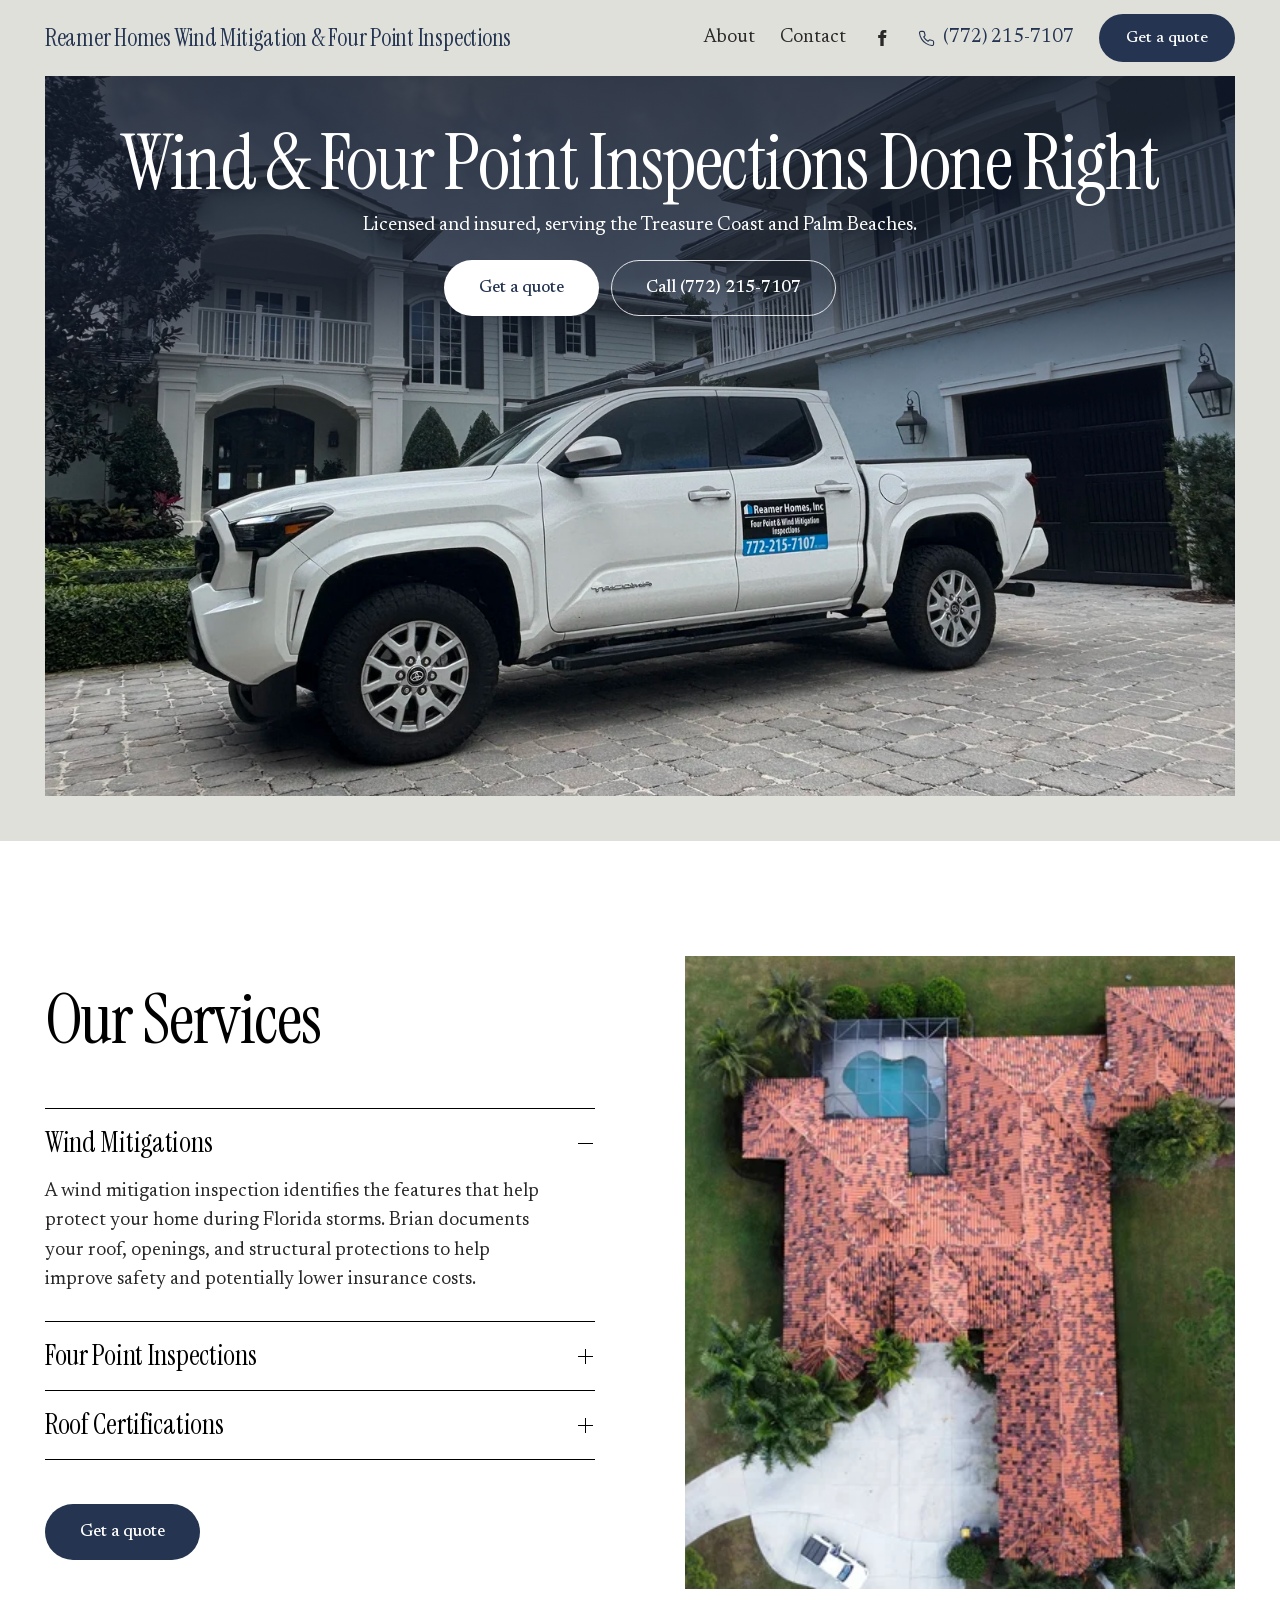
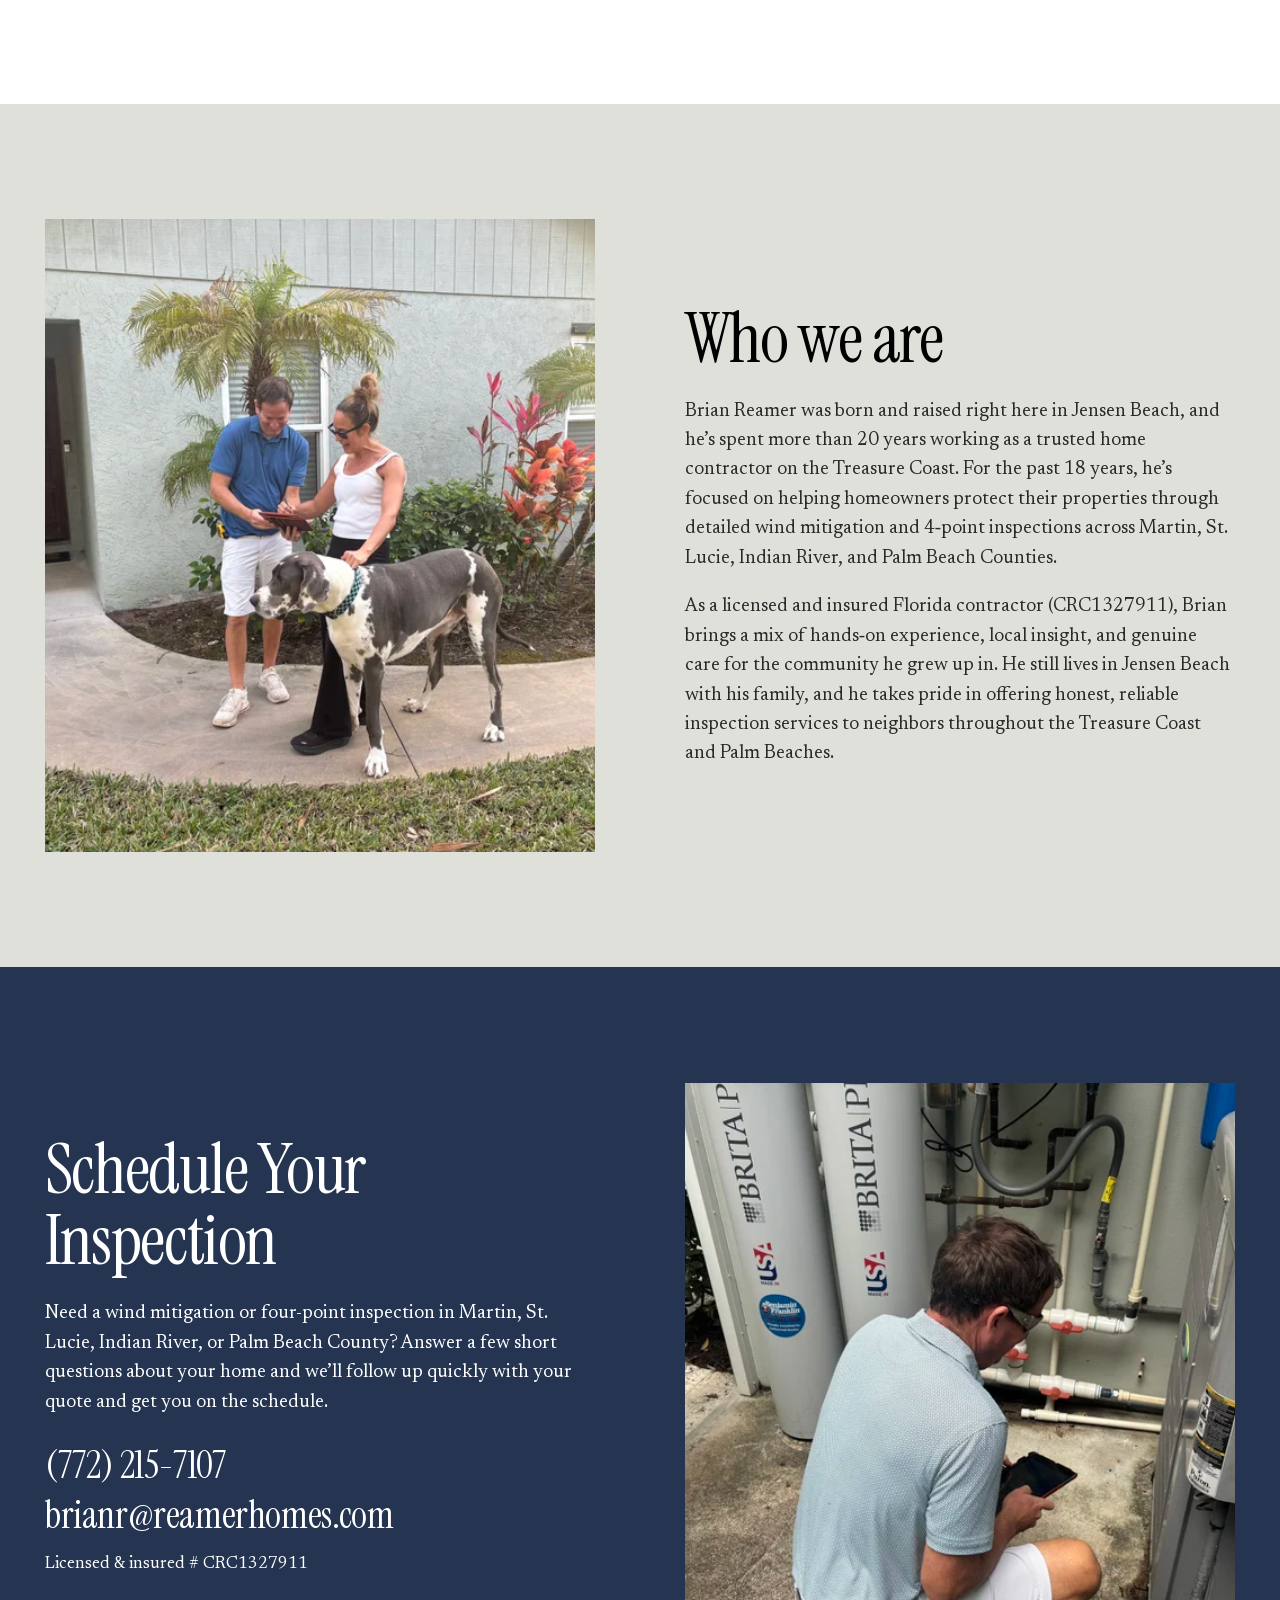
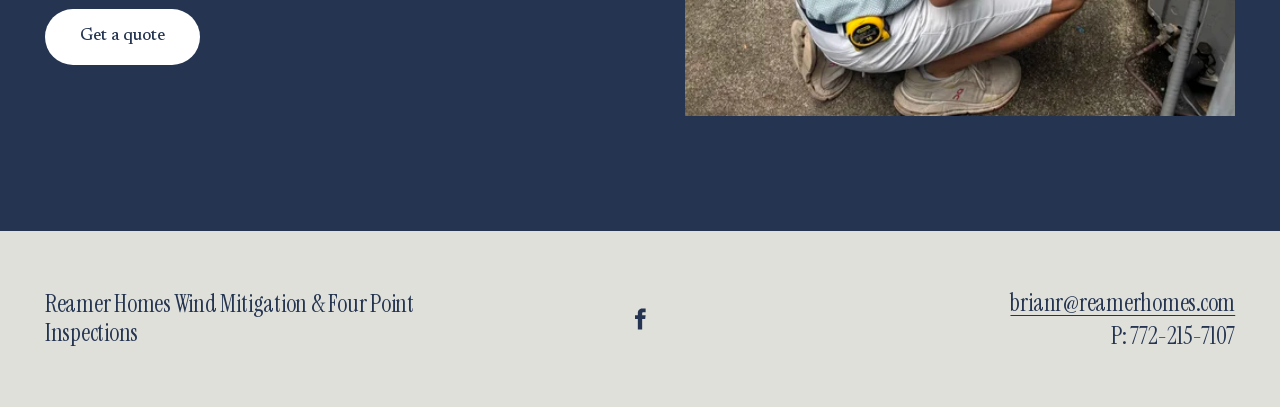
<file: index.html>
<!doctype html>
<html lang="en">
<head>
  <meta charset="utf-8">
  <meta name="viewport" content="width=device-width, initial-scale=1">
  <title>Wind Mitigation &amp; Four Point Inspections | Reamer Homes</title>
  <meta name="description" content="Wind mitigation, four-point inspections, and roof certifications in Martin, St. Lucie, Indian River, and Palm Beach Counties. Licensed and insured Florida contractor, CRC1327911.">
  <!-- Remove at launch. Keeps this preview copy out of search results while reamerhomes.com is still live. -->
  <meta name="robots" content="noindex">
  <meta name="theme-color" content="#e0e0db">
  <meta property="og:type" content="website">
  <meta property="og:title" content="Reamer Homes Wind Mitigation &amp; Four Point Inspections">
  <meta property="og:description" content="Licensed and insured Florida contractor serving Martin, St. Lucie, Indian River, and Palm Beach Counties.">
  <meta property="og:image" content="https://andrewgaldys.github.io/reamer-homes/assets/img/share.jpg">
  <link rel="icon" href="assets/favicon.svg" type="image/svg+xml">
  <link rel="preload" href="assets/fonts/instrument-serif-400.woff2" as="font" type="font/woff2" crossorigin>
  <link rel="preload" href="assets/fonts/newsreader-latin.woff2" as="font" type="font/woff2" crossorigin>
  <link rel="stylesheet" href="assets/css/styles.css">
</head>
<body>
  <a class="skip-link" href="#main">Skip to content</a>

  <header class="site-header">
    <div class="site-header-inner">
      <a class="wordmark" href="./">Reamer Homes<span class="wordmark-tail"> Wind Mitigation &amp; Four Point Inspections</span></a>
      <nav class="site-nav" aria-label="Main">
        <a href="#about">About</a>
        <a href="#contact">Contact</a>
        <a class="icon-link" href="https://www.facebook.com/profile.php/?id=61587001208003" target="_blank" rel="noopener" aria-label="Reamer Homes on Facebook">
          <svg viewBox="0 0 24 24" aria-hidden="true"><path d="M14 8.5V6.8c0-.8.5-1 1-1h2.2V2.3L14.2 2.3C11 2.3 10 4.6 10 6.6v1.9H7.4V12H10v9.7h4V12h2.8l.4-3.5H14z"/></svg>
        </a>
      </nav>
      <a class="header-call" href="tel:+17722157107" aria-label="Call (772) 215-7107">
        <svg viewBox="0 0 24 24" aria-hidden="true"><path d="M22 16.92v3a2 2 0 0 1-2.18 2 19.79 19.79 0 0 1-8.63-3.07 19.5 19.5 0 0 1-6-6 19.79 19.79 0 0 1-3.07-8.67A2 2 0 0 1 4.11 2h3a2 2 0 0 1 2 1.72c.13.96.36 1.9.7 2.81a2 2 0 0 1-.45 2.11L8.09 9.91a16 16 0 0 0 6 6l1.27-1.27a2 2 0 0 1 2.11-.45c.91.34 1.85.57 2.81.7A2 2 0 0 1 22 16.92z"/></svg>
        <span>(772) 215-7107</span>
      </a>
      <a class="btn btn-primary btn-small" href="quote/">Get a quote</a>
    </div>
  </header>

  <main id="main">
    <section class="hero">
      <div class="hero-frame">
        <img
          src="assets/img/truck-1500.webp"
          srcset="assets/img/truck-750.webp 750w, assets/img/truck-1500.webp 1500w, assets/img/truck-2500.webp 2500w"
          sizes="(min-width: 1500px) 1400px, 100vw"
          width="2500" height="1875"
          alt="Reamer Homes service truck parked at a customer's home for a wind mitigation inspection."
          fetchpriority="high">
        <div class="hero-copy">
          <h1>Wind &amp; Four Point Inspections Done Right</h1>
          <p>Licensed and insured, serving the Treasure Coast and Palm Beaches.</p>
          <div class="actions">
            <a class="btn btn-light" href="quote/">Get a quote</a>
            <a class="btn btn-on-photo" href="tel:+17722157107" aria-label="Call (772) 215-7107">Call<span class="wide-only">&nbsp;(772) 215-7107</span></a>
          </div>
        </div>
      </div>
    </section>

    <section class="section section-white" id="services">
      <div class="split">
        <div>
          <h2 class="section-title">Our Services</h2>
          <div class="accordion">
            <details name="service" open>
              <summary>Wind Mitigations</summary>
              <p>A wind mitigation inspection identifies the features that help protect your home during Florida storms. Brian documents your roof, openings, and structural protections to help improve safety and potentially lower insurance costs.</p>
            </details>
            <details name="service">
              <summary>Four Point Inspections</summary>
              <p>A 4&#8209;point inspection reviews the four major systems of your home &mdash; the roof, electrical, plumbing, and HVAC &mdash; to document their age, condition, and safety. Brian provides thorough, accurate reports that meet insurance requirements across the Treasure Coast and Palm Beaches.</p>
            </details>
            <details name="service">
              <summary>Roof Certifications</summary>
              <p>A roof certification inspection evaluates the age, condition, and remaining life of your roof to meet insurance requirements. Brian provides clear, accurate documentation to help homeowners maintain coverage and avoid policy issues.</p>
            </details>
          </div>
          <div class="services-cta">
            <a class="btn btn-primary" href="quote/">Get a quote</a>
          </div>
        </div>
        <div class="split-photo">
          <img
            src="assets/img/aerial-1500.webp"
            srcset="assets/img/aerial-750.webp 750w, assets/img/aerial-1500.webp 1500w"
            sizes="(min-width: 900px) 46vw, 100vw"
            width="1500" height="844"
            style="object-position: 55% 50%"
            alt="Aerial view of a Florida home with a pool, showing the roof features evaluated during a wind mitigation inspection."
            loading="lazy">
        </div>
      </div>
    </section>

    <section class="section" id="about">
      <div class="split">
        <div class="split-copy">
          <h2 class="section-title">Who we are</h2>
          <p>Brian Reamer was born and raised right here in Jensen Beach, and he&rsquo;s spent more than 20 years working as a trusted home contractor on the Treasure Coast. For the past 18 years, he&rsquo;s focused on helping homeowners protect their properties through detailed wind mitigation and 4&#8209;point inspections across Martin, St. Lucie, Indian River, and Palm Beach Counties.</p>
          <p>As a licensed and insured Florida contractor (CRC1327911), Brian brings a mix of hands&#8209;on experience, local insight, and genuine care for the community he grew up in. He still lives in Jensen Beach with his family, and he takes pride in offering honest, reliable inspection services to neighbors throughout the Treasure Coast and Palm Beaches.</p>
        </div>
        <div class="split-photo photo-first">
          <img
            src="assets/img/homeowner-1500.webp"
            srcset="assets/img/homeowner-750.webp 750w, assets/img/homeowner-1500.webp 1500w"
            sizes="(min-width: 900px) 46vw, 100vw"
            width="1500" height="1125"
            style="object-position: 62% 50%"
            alt="Brian Reamer reviewing inspection details with a Treasure Coast homeowner and her dog."
            loading="lazy">
        </div>
      </div>
    </section>

    <section class="section section-navy" id="contact">
      <div class="split">
        <div class="split-copy">
          <h2 class="section-title">Schedule Your Inspection</h2>
          <p>Need a wind mitigation or four-point inspection in Martin, St. Lucie, Indian River, or Palm Beach County? Answer a few short questions about your home and we&rsquo;ll follow up quickly with your quote and get you on the schedule.</p>
          <ul class="contact-list">
            <li><a href="tel:+17722157107">(772) 215-7107</a></li>
            <li><a href="mailto:brianr@reamerhomes.com">brianr@reamerhomes.com</a></li>
            <li class="license">Licensed &amp; insured # CRC1327911</li>
          </ul>
          <a class="btn btn-light" href="quote/">Get a quote</a>
        </div>
        <div class="split-photo">
          <img
            src="assets/img/plumbing-1500.webp"
            srcset="assets/img/plumbing-750.webp 750w, assets/img/plumbing-1500.webp 1500w"
            sizes="(min-width: 900px) 46vw, 100vw"
            width="1500" height="1125"
            style="object-position: 40% 50%"
            alt="Brian Reamer documenting plumbing and air conditioning equipment on a tablet during a four-point inspection."
            loading="lazy">
        </div>
      </div>
    </section>
  </main>

  <footer class="site-footer">
    <div class="site-footer-inner">
      <p class="footer-name">Reamer Homes Wind Mitigation &amp; Four Point Inspections</p>
      <a class="icon-link" href="https://www.facebook.com/profile.php/?id=61587001208003" target="_blank" rel="noopener" aria-label="Reamer Homes on Facebook">
        <svg viewBox="0 0 24 24" aria-hidden="true"><path d="M14 8.5V6.8c0-.8.5-1 1-1h2.2V2.3L14.2 2.3C11 2.3 10 4.6 10 6.6v1.9H7.4V12H10v9.7h4V12h2.8l.4-3.5H14z"/></svg>
      </a>
      <div class="footer-contact">
        <a href="mailto:brianr@reamerhomes.com">brianr@reamerhomes.com</a>
        <a href="tel:+17722157107">P: 772-215-7107</a>
      </div>
    </div>
  </footer>
</body>
</html>
</file>
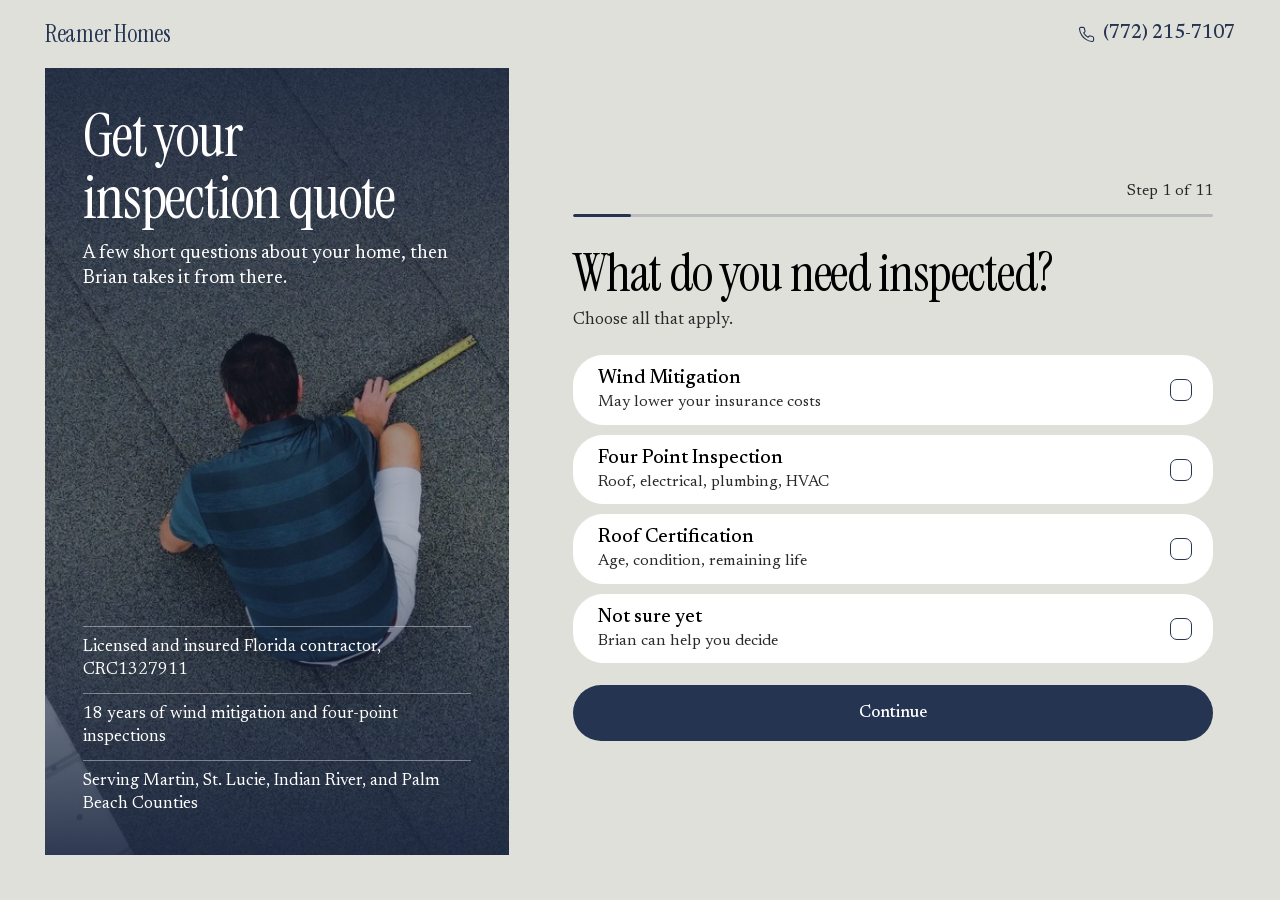
<file: quote/index.html>
<!doctype html>
<html lang="en">
<head>
  <meta charset="utf-8">
  <meta name="viewport" content="width=device-width, initial-scale=1">
  <title>Get a Quote | Reamer Homes</title>
  <meta name="description" content="Answer a few short questions about your home to get a quote for a wind mitigation, four-point inspection, or roof certification.">
  <!-- Remove at launch. Keeps this preview copy out of search results while the form is unconnected. -->
  <meta name="robots" content="noindex">
  <meta name="theme-color" content="#e0e0db">
  <meta property="og:type" content="website">
  <meta property="og:title" content="Get a Quote | Reamer Homes">
  <meta property="og:description" content="Answer a few short questions about your home to get a quote for your Florida home inspection.">
  <meta property="og:image" content="https://andrewgaldys.github.io/reamer-homes/assets/img/share.jpg">
  <link rel="icon" href="../assets/favicon.svg" type="image/svg+xml">
  <link rel="preload" href="../assets/fonts/instrument-serif-400.woff2" as="font" type="font/woff2" crossorigin>
  <link rel="preload" href="../assets/fonts/newsreader-latin.woff2" as="font" type="font/woff2" crossorigin>
  <link rel="stylesheet" href="../assets/css/styles.css">
</head>
<body class="quote-page">
  <header class="quote-header">
    <a class="wordmark" href="../">Reamer Homes</a>
    <a class="quote-call" href="tel:+17722157107">
      <svg viewBox="0 0 24 24" aria-hidden="true"><path d="M22 16.92v3a2 2 0 0 1-2.18 2 19.79 19.79 0 0 1-8.63-3.07 19.5 19.5 0 0 1-6-6 19.79 19.79 0 0 1-3.07-8.67A2 2 0 0 1 4.11 2h3a2 2 0 0 1 2 1.72c.13.96.36 1.9.7 2.81a2 2 0 0 1-.45 2.11L8.09 9.91a16 16 0 0 0 6 6l1.27-1.27a2 2 0 0 1 2.11-.45c.91.34 1.85.57 2.81.7A2 2 0 0 1 22 16.92z"/></svg>
      <span>(772) 215-7107</span>
    </a>
  </header>

  <div class="quote-layout">
    <div class="quote-aside">
      <div class="quote-intro">
        <h1>Get your inspection quote</h1>
        <p>A few short questions about your home, then Brian takes it from there.</p>
      </div>
      <ul class="quote-facts">
        <li>Licensed and insured Florida contractor, CRC1327911</li>
        <li>18 years of wind mitigation and four-point inspections</li>
        <li>Serving Martin, St. Lucie, Indian River, and Palm Beach Counties</li>
      </ul>
    </div>

    <main class="quote-main">
      <div id="quote-progress">
        <div class="quote-meta">
          <button class="back-button" id="back-button" type="button" hidden>&larr; Back</button>
          <p class="progress-text" id="progress-text" aria-live="polite"></p>
        </div>
        <div class="progress-track" aria-hidden="true"><div class="progress-fill" id="progress-fill" style="width:0"></div></div>
      </div>

      <form id="quote-form" novalidate></form>
      <div id="quote-result" class="result" hidden></div>

      <noscript>
        <p>This form needs JavaScript. To request a quote, call <a href="tel:+17722157107">(772) 215-7107</a> or email <a href="mailto:brianr@reamerhomes.com">brianr@reamerhomes.com</a>.</p>
      </noscript>

      <p class="quote-reassure">Licensed and insured Florida contractor, CRC1327911</p>
    </main>
  </div>

  <script src="config.js"></script>
  <script src="quote.js"></script>
</body>
</html>
</file>
<file: assets/css/styles.css>
/* Reamer Homes
   Colors and typefaces carried over from the existing reamerhomes.com site. */

@font-face {
  font-family: "Instrument Serif";
  src: url("../fonts/instrument-serif-400.woff2") format("woff2");
  font-weight: 400;
  font-style: normal;
  font-display: swap;
}

@font-face {
  font-family: "Newsreader";
  src: url("../fonts/newsreader-latin.woff2") format("woff2");
  font-weight: 400 500;
  font-style: normal;
  font-display: swap;
}

:root {
  --navy: #253551;
  --navy-dark: #1a2640;
  --stone: #e0e0db;
  --white: #ffffff;
  --black: #000000;
  --charcoal: #2a2829;
  --error: #9b2318;

  --font-display: "Instrument Serif", "Times New Roman", serif;
  --font-body: "Newsreader", Georgia, serif;

  --gutter: clamp(20px, 3.5vw, 48px);
  --max-width: 1400px;
  --section-space: clamp(64px, 9vw, 128px);
}

*,
*::before,
*::after {
  box-sizing: border-box;
}

html {
  -webkit-text-size-adjust: 100%;
  scroll-behavior: smooth;
  scroll-padding-top: 96px;
}

body {
  margin: 0;
  background: var(--stone);
  color: var(--charcoal);
  font-family: var(--font-body);
  font-size: 1.1875rem;
  line-height: 1.55;
  -webkit-font-smoothing: antialiased;
  -moz-osx-font-smoothing: grayscale;
}

img,
svg {
  display: block;
}

img {
  max-width: 100%;
  height: auto;
}

h1,
h2,
h3 {
  margin: 0;
  color: var(--black);
  font-family: var(--font-display);
  font-weight: 400;
  line-height: 1.04;
  letter-spacing: -0.02em;
  text-wrap: balance;
}

p {
  margin: 0;
}

a {
  color: inherit;
}

:focus-visible {
  outline: 2px solid var(--navy);
  outline-offset: 3px;
}

.skip-link:not(:focus),
.keyboard-only:not(:focus) {
  position: absolute;
  width: 1px;
  height: 1px;
  overflow: hidden;
  clip-path: inset(50%);
  white-space: nowrap;
}

.skip-link:focus {
  position: fixed;
  top: 12px;
  left: 12px;
  z-index: 100;
  padding: 10px 18px;
  background: var(--white);
  border-radius: 999px;
}

/* Buttons */

.btn {
  display: inline-flex;
  align-items: center;
  justify-content: center;
  min-height: 56px;
  padding: 0 34px;
  border: 1px solid transparent;
  border-radius: 999px;
  font-family: var(--font-body);
  font-size: 1.0625rem;
  font-weight: 500;
  line-height: 1;
  text-decoration: none;
  white-space: nowrap;
  cursor: pointer;
  transition: background-color 0.15s ease, color 0.15s ease, border-color 0.15s ease;
}

.btn-small {
  min-height: 48px;
  padding: 0 26px;
  font-size: 1rem;
}

.btn-primary {
  background: var(--navy);
  color: var(--white);
}

.btn-primary:hover {
  background: var(--navy-dark);
}

.btn-primary[disabled] {
  opacity: 0.65;
  cursor: progress;
}

.btn-light {
  background: var(--white);
  color: var(--navy);
}

.btn-light:hover {
  background: var(--stone);
}

.btn-on-photo {
  border-color: rgba(255, 255, 255, 0.85);
  color: var(--white);
}

.btn-on-photo:hover {
  background: var(--white);
  color: var(--navy);
}

.btn-outline {
  border-color: var(--navy);
  color: var(--navy);
}

.btn-outline:hover {
  background: var(--navy);
  color: var(--white);
}

.actions {
  display: flex;
  flex-wrap: wrap;
  gap: 12px;
}

/* Header */

.site-header {
  position: sticky;
  top: 0;
  z-index: 20;
  background: var(--stone);
}

.site-header-inner {
  display: flex;
  align-items: center;
  gap: clamp(14px, 2vw, 26px);
  max-width: min(var(--max-width), 100% - 2 * var(--gutter));
  margin-inline: auto;
  padding-block: 14px;
}

.wordmark {
  margin-right: auto;
  color: var(--navy);
  font-family: var(--font-display);
  font-size: 1.5rem;
  line-height: 1.1;
  letter-spacing: -0.01em;
  text-decoration: none;
}

.wordmark-tail {
  display: none;
}

.site-nav {
  display: none;
  align-items: center;
  gap: clamp(16px, 2vw, 26px);
}

.site-nav a {
  text-decoration: none;
  text-underline-offset: 5px;
}

.site-nav a:hover {
  text-decoration: underline;
  text-decoration-thickness: 1px;
}

.icon-link {
  display: inline-flex;
}

.icon-link svg {
  width: 20px;
  height: 20px;
  fill: currentColor;
}

.header-call {
  display: inline-flex;
  align-items: center;
  justify-content: center;
  width: 48px;
  height: 48px;
  border: 1px solid var(--navy);
  border-radius: 50%;
  color: var(--navy);
}

.header-call svg {
  width: 20px;
  height: 20px;
  fill: none;
  stroke: currentColor;
  stroke-width: 1.6;
  stroke-linecap: round;
  stroke-linejoin: round;
}

.header-call span {
  display: none;
}

@media (min-width: 760px) {
  .site-nav {
    display: flex;
  }
}

@media (min-width: 1000px) {
  .header-call {
    width: auto;
    height: auto;
    gap: 8px;
    border: 0;
    border-radius: 0;
    text-decoration: none;
  }

  .header-call:hover {
    text-decoration: underline;
    text-decoration-thickness: 1px;
    text-underline-offset: 5px;
  }

  .header-call svg {
    width: 17px;
    height: 17px;
  }

  .header-call span {
    display: inline;
  }
}

@media (min-width: 1220px) {
  .wordmark-tail {
    display: inline;
  }
}

/* Hero */

.hero {
  padding: 0 var(--gutter) var(--gutter);
}

.hero-frame {
  position: relative;
  display: flex;
  justify-content: center;
  min-height: 560px;
  min-height: clamp(560px, 80svh, 800px);
  max-width: var(--max-width);
  margin-inline: auto;
  overflow: hidden;
  color: var(--white);
  isolation: isolate;
}

.hero-frame img {
  position: absolute;
  inset: 0;
  z-index: -2;
  width: 100%;
  height: 100%;
  object-fit: cover;
  object-position: 58% 74%;
}

.hero-frame::after {
  content: "";
  position: absolute;
  inset: 0;
  z-index: -1;
  background: linear-gradient(
    180deg,
    rgba(16, 24, 40, 0.82) 0%,
    rgba(16, 24, 40, 0.72) 28%,
    rgba(16, 24, 40, 0.22) 46%,
    rgba(16, 24, 40, 0) 62%
  );
}

.hero-copy {
  max-width: 1280px;
  padding: clamp(30px, 3.6vw, 52px) 20px 24px;
  text-align: center;
}

.hero-copy h1 {
  color: var(--white);
  font-size: clamp(2.625rem, 6.1vw, 5.5rem);
}

.hero-copy p {
  max-width: 54em;
  margin: 10px auto 0;
  font-size: clamp(1.125rem, 1.5vw, 1.3125rem);
  line-height: 1.4;
}

.hero-copy .actions {
  justify-content: center;
  margin-top: 20px;
}

@media (max-width: 759px) {
  .hero-frame {
    min-height: 540px;
  }

  .hero-frame img {
    object-position: 56% 50%;
  }

  .hero-copy {
    padding: 26px 12px 20px;
  }

  .hero-copy .actions {
    flex-wrap: nowrap;
  }

  .hero-copy .actions .btn {
    flex: 1;
    padding: 0 18px;
  }

  .wide-only {
    display: none;
  }
}

/* Sections */

.section {
  padding: var(--section-space) var(--gutter);
}

.section-white {
  background: var(--white);
}

.section-navy {
  background: var(--navy);
  color: var(--white);
}

.section-navy h2 {
  color: var(--white);
}

.section-navy :focus-visible {
  outline-color: var(--white);
}

.split {
  display: grid;
  gap: clamp(40px, 7vw, 110px);
  max-width: var(--max-width);
  margin-inline: auto;
}

.split-photo img {
  width: 100%;
  aspect-ratio: 4 / 3;
  object-fit: cover;
}

.section-title {
  font-size: clamp(2.875rem, 5.4vw, 4.75rem);
}

.split-copy {
  align-self: center;
  max-width: 600px;
}

.split-copy p + p {
  margin-top: 1em;
}

.split-copy .section-title {
  margin-bottom: 22px;
}

@media (min-width: 900px) {
  .split {
    grid-template-columns: 1fr 1fr;
    align-items: center;
  }

  .split-photo img {
    aspect-ratio: 4 / 4.6;
  }

  .split-photo.photo-first {
    order: -1;
  }
}

/* Services accordion */

.accordion {
  margin-top: clamp(28px, 4vw, 56px);
  border-bottom: 1px solid var(--black);
}

.accordion details {
  border-top: 1px solid var(--black);
  interpolate-size: allow-keywords;
}

.accordion summary {
  position: relative;
  padding: 18px 40px 18px 0;
  color: var(--black);
  font-family: var(--font-display);
  font-size: clamp(1.625rem, 2.2vw, 1.9375rem);
  line-height: 1.15;
  letter-spacing: -0.01em;
  list-style: none;
  cursor: pointer;
}

.accordion summary::-webkit-details-marker {
  display: none;
}

.accordion summary::before,
.accordion summary::after {
  content: "";
  position: absolute;
  top: 50%;
  right: 2px;
  width: 15px;
  height: 1px;
  background: currentColor;
  transition: transform 0.2s ease;
}

.accordion summary::after {
  transform: rotate(90deg);
}

.accordion details[open] summary::after {
  transform: rotate(0deg);
}

.accordion details::details-content {
  block-size: 0;
  overflow: clip;
  transition: block-size 0.25s ease, content-visibility 0.25s allow-discrete;
}

.accordion details[open]::details-content {
  block-size: auto;
}

.accordion p {
  padding: 0 40px 26px 0;
}

.services-cta {
  margin-top: clamp(28px, 4vw, 44px);
}

/* Contact section */

.contact-list {
  display: grid;
  gap: 4px;
  margin: 26px 0 30px;
  padding: 0;
  list-style: none;
}

.contact-list a {
  font-family: var(--font-display);
  font-size: clamp(1.75rem, 3vw, 2.375rem);
  line-height: 1.2;
  letter-spacing: -0.01em;
  text-decoration: none;
  overflow-wrap: anywhere;
}

.contact-list a:hover {
  text-decoration: underline;
  text-decoration-thickness: 1px;
  text-underline-offset: 6px;
}

.contact-list .license {
  margin-top: 10px;
  font-size: 1.0625rem;
}

/* Footer */

.site-footer {
  padding: clamp(36px, 5vw, 56px) var(--gutter);
  color: var(--navy);
}

.site-footer-inner {
  display: grid;
  gap: 22px;
  justify-items: center;
  max-width: var(--max-width);
  margin-inline: auto;
  text-align: center;
}

.footer-name {
  max-width: 17em;
  font-family: var(--font-display);
  font-size: 1.5rem;
  line-height: 1.2;
  letter-spacing: -0.01em;
}

.footer-contact {
  display: grid;
  gap: 2px;
  font-family: var(--font-display);
  font-size: 1.5rem;
  line-height: 1.3;
  letter-spacing: -0.01em;
}

.footer-contact a {
  text-underline-offset: 4px;
  text-decoration-thickness: 1px;
}

.footer-contact a[href^="tel"] {
  text-decoration: none;
}

.site-footer .icon-link svg {
  width: 26px;
  height: 26px;
}

@media (min-width: 760px) {
  .site-footer-inner {
    grid-template-columns: 1fr auto 1fr;
    align-items: center;
  }

  .footer-name {
    justify-self: start;
    text-align: left;
  }

  .footer-contact {
    justify-self: end;
    text-align: right;
  }
}

/* Quote page */

.quote-page {
  display: flex;
  flex-direction: column;
  min-height: 100vh;
  min-height: 100dvh;
}

.quote-header {
  display: flex;
  align-items: center;
  justify-content: space-between;
  gap: 16px;
  padding: 12px var(--gutter);
}

.quote-call {
  display: inline-flex;
  align-items: center;
  gap: 8px;
  min-height: 44px;
  color: var(--navy);
  font-weight: 500;
  text-decoration: none;
  white-space: nowrap;
}

.quote-call svg {
  width: 17px;
  height: 17px;
  fill: none;
  stroke: currentColor;
  stroke-width: 1.6;
  stroke-linecap: round;
  stroke-linejoin: round;
}

.quote-layout {
  flex: 1;
}

.quote-facts {
  display: none;
}

.quote-intro {
  max-width: 640px;
  margin-inline: auto;
  padding: 0 var(--gutter);
}

.quote-intro h1 {
  color: var(--navy);
  font-size: 1.375rem;
  letter-spacing: -0.01em;
}

.quote-intro p {
  display: none;
}

.is-started .quote-intro {
  display: none;
}

.quote-main {
  width: 100%;
  max-width: 640px;
  margin-inline: auto;
  padding: 0 var(--gutter) 44px;
}

.quote-meta {
  display: flex;
  align-items: center;
  justify-content: space-between;
  min-height: 44px;
  font-size: 1rem;
}

.back-button {
  margin-left: -8px;
  padding: 10px 12px 10px 8px;
  border: 0;
  background: none;
  color: var(--navy);
  font: inherit;
  font-weight: 500;
  cursor: pointer;
}

.back-button:hover {
  text-decoration: underline;
  text-underline-offset: 4px;
  text-decoration-thickness: 1px;
}

.progress-text {
  margin-left: auto;
}

.progress-track {
  height: 3px;
  margin-bottom: clamp(20px, 3.4vh, 40px);
  overflow: hidden;
  background: rgba(37, 53, 81, 0.2);
  border-radius: 3px;
}

.progress-fill {
  height: 100%;
  background: var(--navy);
  border-radius: 3px;
  transition: width 0.25s ease;
}

.step {
  min-width: 0;
  margin: 0;
  padding: 0;
  border: 0;
}

.step-animate {
  animation: step-in 0.22s ease both;
}

@keyframes step-in {
  from {
    opacity: 0;
    transform: translateY(6px);
  }
}

.step-legend {
  display: block;
  width: 100%;
  padding: 0;
}

.step-title {
  font-size: clamp(2.25rem, 4.2vw, 3.25rem);
  outline: none;
}

.step-help {
  margin-top: 8px;
  font-size: 1.0625rem;
  line-height: 1.4;
}

.options {
  display: grid;
  gap: 10px;
  margin-top: 22px;
}

.option {
  position: relative;
  display: flex;
  align-items: center;
  gap: 14px;
  min-height: 60px;
  padding: 11px 20px 11px 24px;
  background: var(--white);
  border: 1px solid var(--white);
  border-radius: 30px;
  cursor: pointer;
  transition: background-color 0.12s ease, color 0.12s ease, border-color 0.12s ease;
}

.option input {
  position: absolute;
  width: 1px;
  height: 1px;
  opacity: 0;
  pointer-events: none;
}

.option:hover {
  border-color: var(--navy);
}

.option:has(input:focus-visible) {
  outline: 2px solid var(--navy);
  outline-offset: 2px;
}

.option:has(input:checked) {
  background: var(--navy);
  border-color: var(--navy);
  color: var(--white);
}

.option-label {
  display: block;
  color: var(--black);
  font-size: 1.1875rem;
  font-weight: 500;
  line-height: 1.25;
}

.option-desc {
  display: block;
  margin-top: 1px;
  font-size: 1rem;
  line-height: 1.3;
}

.option:has(input:checked) .option-label {
  color: var(--white);
}

.option-mark {
  flex: none;
  width: 22px;
  height: 22px;
  margin-left: auto;
  border: 1px solid var(--navy);
  border-radius: 50%;
  background-position: center;
  background-repeat: no-repeat;
  background-size: 14px;
}

.option-mark.is-square {
  border-radius: 7px;
}

.option:has(input:checked) .option-mark {
  background-color: var(--white);
  border-color: var(--white);
  background-image: url("data:image/svg+xml,%3Csvg xmlns='http://www.w3.org/2000/svg' viewBox='0 0 16 16' fill='none' stroke='%23253551' stroke-width='2' stroke-linecap='round' stroke-linejoin='round'%3E%3Cpath d='M3 8.5l3.2 3.2L13 5'/%3E%3C/svg%3E");
}

.step-actions {
  display: flex;
  margin-top: 22px;
}

.step-actions .btn {
  width: 100%;
}

.step-error {
  margin-top: 14px;
  color: var(--error);
  font-size: 1.0625rem;
  font-weight: 500;
}

.fields {
  display: grid;
  grid-template-columns: repeat(2, minmax(0, 1fr));
  gap: 14px 12px;
  margin-top: 22px;
}

.field {
  grid-column: 1 / -1;
  min-width: 0;
}

.field-half {
  grid-column: span 1;
}

.field-label {
  display: block;
  margin-bottom: 5px;
  color: var(--black);
  font-size: 1.0625rem;
  line-height: 1.3;
}

.field-label small {
  color: var(--charcoal);
  font-size: 0.9375rem;
}

.field input[type="text"],
.field input[type="tel"],
.field input[type="email"],
.field textarea {
  width: 100%;
  min-height: 56px;
  padding: 13px 22px;
  background: var(--white);
  border: 1px solid var(--navy);
  border-radius: 28px;
  color: var(--black);
  font-family: var(--font-body);
  font-size: 1.1875rem;
  line-height: 1.3;
}

.field textarea {
  display: block;
  min-height: 84px;
  border-radius: 24px;
  resize: vertical;
}

.field input:focus-visible,
.field textarea:focus-visible {
  outline: 2px solid var(--navy);
  outline-offset: 1px;
}

.field.has-error input,
.field.has-error textarea {
  border-color: var(--error);
}

.field-error {
  margin-top: 5px;
  color: var(--error);
  font-size: 1rem;
  font-weight: 500;
}

.pill-group {
  display: grid;
  grid-template-columns: repeat(3, minmax(0, 1fr));
  gap: 8px;
}

.pill {
  position: relative;
  display: flex;
  align-items: center;
  justify-content: center;
  min-height: 52px;
  background: var(--white);
  border: 1px solid var(--white);
  border-radius: 26px;
  cursor: pointer;
  font-weight: 500;
  transition: background-color 0.12s ease, color 0.12s ease, border-color 0.12s ease;
}

.pill input {
  position: absolute;
  width: 1px;
  height: 1px;
  opacity: 0;
  pointer-events: none;
}

.pill:hover {
  border-color: var(--navy);
}

.pill:has(input:focus-visible) {
  outline: 2px solid var(--navy);
  outline-offset: 2px;
}

.pill:has(input:checked) {
  background: var(--navy);
  border-color: var(--navy);
  color: var(--white);
}

.consent {
  margin-top: 12px;
  font-size: 0.9375rem;
  line-height: 1.35;
  text-align: center;
}

.quote-reassure {
  margin-top: 28px;
  padding-top: 16px;
  border-top: 1px solid rgba(37, 53, 81, 0.25);
  font-size: 1rem;
  line-height: 1.4;
  text-align: center;
}

/* Quote result */

.result-title {
  font-size: clamp(3rem, 6vw, 4.5rem);
  outline: none;
}

.result-lead {
  margin-top: 14px;
  font-size: 1.3125rem;
  line-height: 1.4;
}

.result .actions {
  margin-top: 28px;
}

.result .actions .btn {
  flex: 1 1 auto;
}

.preview-note {
  margin-bottom: 30px;
  padding: 16px 20px;
  background: var(--white);
  border: 1px dashed var(--navy);
  border-radius: 20px;
  font-size: 1.0625rem;
  line-height: 1.4;
}

.preview-note strong {
  color: var(--black);
  font-weight: 500;
}

.preview-switch {
  display: inline-flex;
  flex-wrap: wrap;
  gap: 6px;
  margin-top: 12px;
}

.preview-switch button {
  min-height: 40px;
  padding: 0 16px;
  background: transparent;
  border: 1px solid var(--navy);
  border-radius: 20px;
  color: var(--navy);
  font: inherit;
  font-size: 1rem;
  cursor: pointer;
}

.preview-switch button[aria-pressed="true"] {
  background: var(--navy);
  color: var(--white);
}

.estimate {
  margin-top: 24px;
  padding: 24px 26px;
  background: var(--white);
  border-radius: 26px;
}

.estimate-sample {
  display: inline-block;
  margin-bottom: 8px;
  padding: 3px 12px;
  border: 1px dashed var(--navy);
  border-radius: 14px;
  color: var(--navy);
  font-size: 0.9375rem;
}

.estimate-total {
  color: var(--navy);
  font-family: var(--font-display);
  font-size: clamp(4rem, 9vw, 5.5rem);
  line-height: 1;
  letter-spacing: -0.02em;
}

.estimate-lines {
  margin: 16px 0 0;
  padding: 12px 0 0;
  border-top: 1px solid var(--stone);
  list-style: none;
}

.estimate-lines li {
  display: flex;
  justify-content: space-between;
  gap: 16px;
  padding: 3px 0;
}

.answers-preview {
  margin-top: 32px;
  border-top: 1px solid rgba(37, 53, 81, 0.25);
}

.answers-preview summary {
  padding: 14px 0;
  color: var(--navy);
  font-weight: 500;
  cursor: pointer;
}

.answers-preview dl {
  display: grid;
  grid-template-columns: minmax(0, 2fr) minmax(0, 3fr);
  gap: 6px 16px;
  margin: 0;
  font-size: 1.0625rem;
  line-height: 1.35;
}

.answers-preview dt {
  color: var(--navy);
}

.answers-preview dd {
  margin: 0;
  color: var(--black);
  overflow-wrap: anywhere;
}

@media (min-width: 960px) {
  .quote-layout {
    display: grid;
    grid-template-columns: minmax(360px, 39%) minmax(0, 1fr);
    gap: clamp(28px, 5vw, 84px);
    align-items: start;
    padding: 0 var(--gutter) var(--gutter);
  }

  .quote-aside {
    position: sticky;
    top: var(--gutter);
    display: flex;
    flex-direction: column;
    justify-content: space-between;
    height: calc(100vh - 68px - var(--gutter));
    height: calc(100dvh - 68px - var(--gutter));
    min-height: 560px;
    padding: clamp(28px, 3vw, 44px);
    overflow: hidden;
    /* A CSS background so phones, which hide this panel, never download the photo. */
    background: var(--navy) url("../img/measuring-1500.webp") 42% 100% / auto 115% no-repeat;
    color: var(--white);
    isolation: isolate;
  }

  .quote-aside::after {
    content: "";
    position: absolute;
    inset: 0;
    z-index: -1;
    background: linear-gradient(
      180deg,
      rgba(26, 38, 64, 0.82) 0%,
      rgba(26, 38, 64, 0.42) 38%,
      rgba(26, 38, 64, 0.32) 58%,
      rgba(26, 38, 64, 0.9) 100%
    );
  }

  .quote-intro,
  .is-started .quote-intro {
    display: block;
    max-width: none;
    margin: 0;
    padding: 0;
  }

  .quote-intro h1 {
    color: var(--white);
    font-size: clamp(3rem, 4.6vw, 4.5rem);
    letter-spacing: -0.02em;
  }

  .quote-intro p {
    display: block;
    margin-top: 12px;
    font-size: 1.1875rem;
    line-height: 1.35;
  }

  .quote-facts {
    display: block;
    margin: 0;
    padding: 0;
    font-size: 1.0625rem;
    line-height: 1.35;
    list-style: none;
  }

  .quote-facts li {
    padding: 10px 0;
    border-top: 1px solid rgba(255, 255, 255, 0.4);
  }

  .quote-facts li:last-child {
    padding-bottom: 0;
  }

  .quote-main {
    align-self: center;
    margin-inline: 0;
    padding-inline: 0;
    padding-block: 12px 24px;
  }

  .quote-reassure {
    display: none;
  }
}

@media (prefers-reduced-motion: reduce) {
  html {
    scroll-behavior: auto;
  }

  *,
  *::before,
  *::after {
    animation: none !important;
    transition: none !important;
  }
}
</file>
